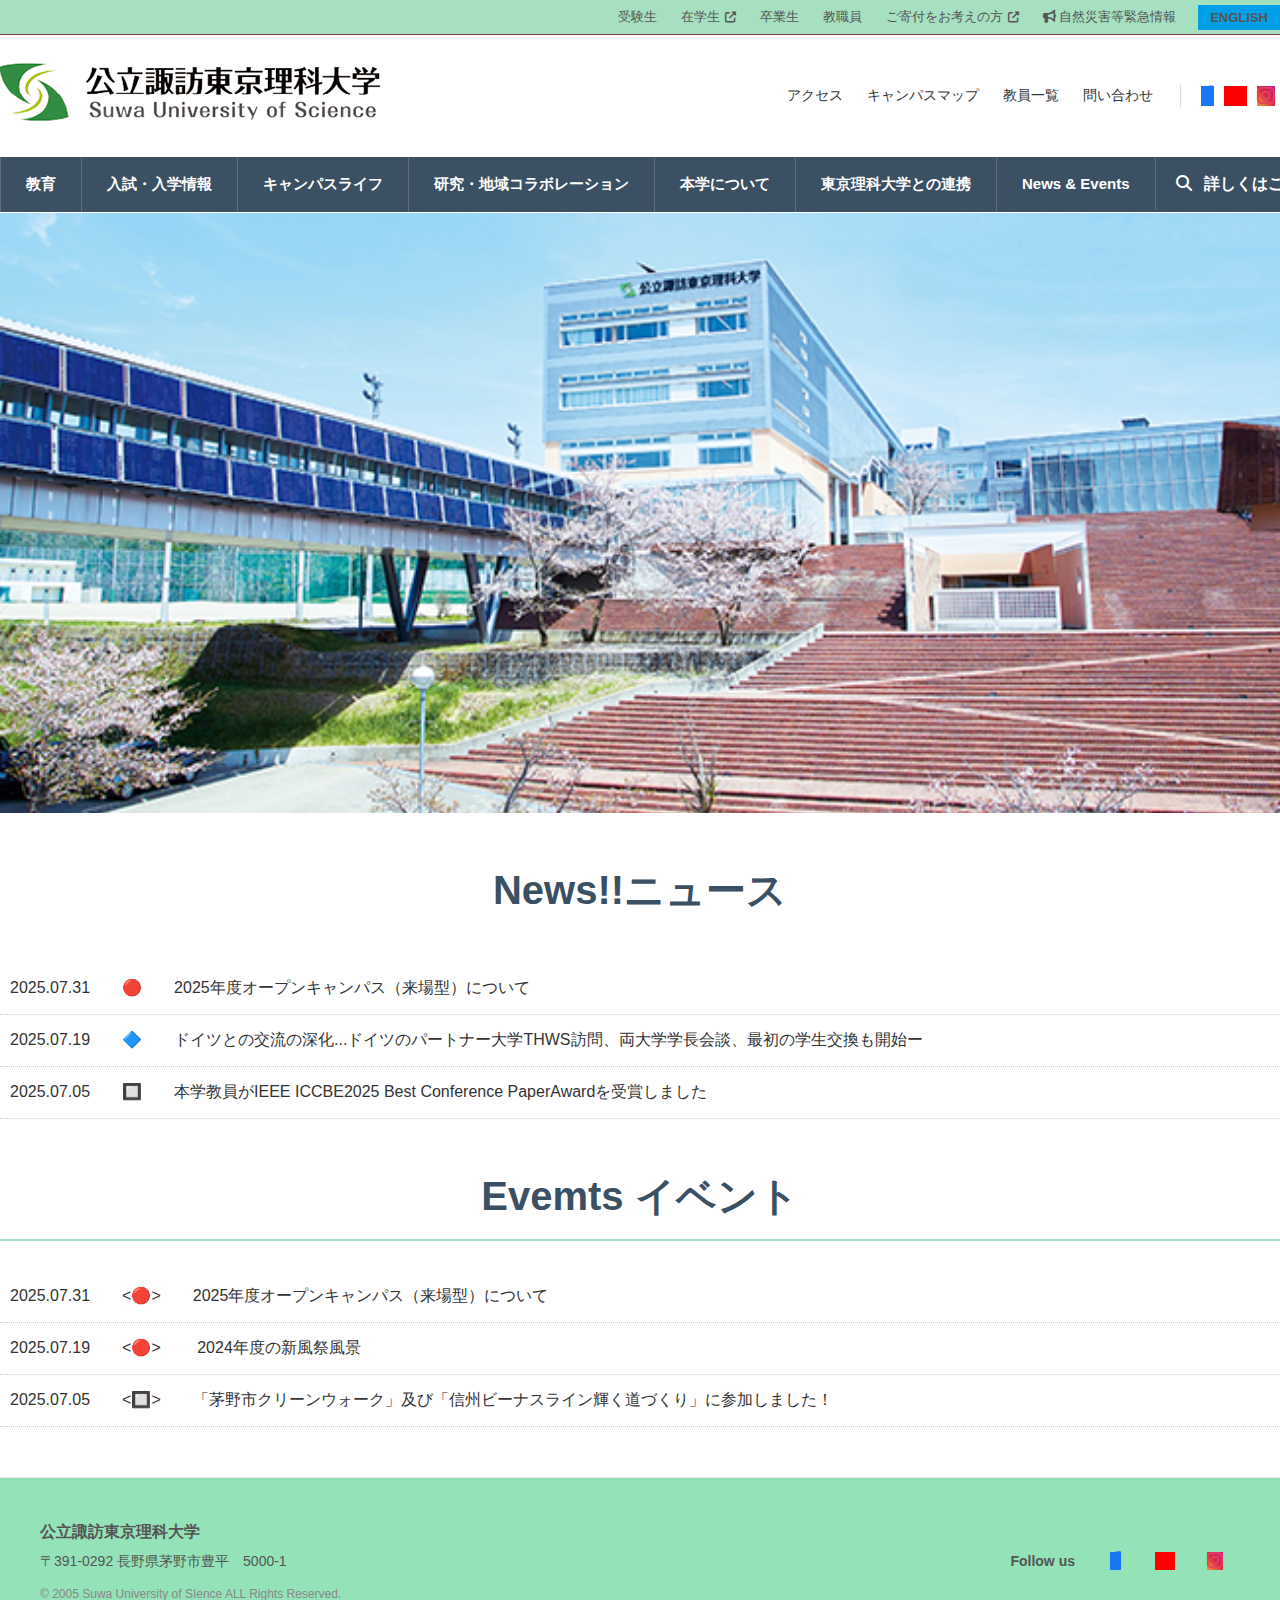
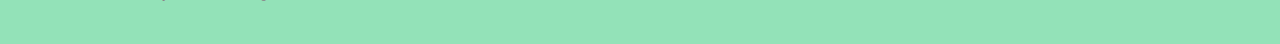
<file: saishuukadai/index.html>
<!DOCTYPE html>
<html lang="ja">
<head>
    <meta charset="UTF-8">
    <meta name="viewport" content="width=device-width, initial-scale=1.0">
    <title>公立諏訪東京理科大学</title>
    
  
    <link rel="stylesheet" href="CSS/style.css">
    
    <link rel="stylesheet" href="https://cdnjs.cloudflare.com/ajax/libs/font-awesome/6.4.0/css/all.min.css">
</head>
<body>

    <header class="site-header">

        <div class="header-top-bar">
            <div class="container top-bar-inner">
                <nav class="target-nav">
                    <ul>
                        
                    </ul>
                </nav>
                <div class="top-right-nav">
                    <ul>
                        <li><a href="https://www.sus.ac.jp/purpose/jukensei/">受験生</a></li>
                        <li><a href="https://www.sus.ac.jp/purpose/zaigakusei/" class="external-link">在学生</a></li>
                        <li><a href="https://www.sus.ac.jp/purpose/sotugyousei/">卒業生</a></li>
                        <li><a href="index3.html">教職員</a></li>
                        <li><a href="https://www.sus.ac.jp/donation/" class="external-link">ご寄付をお考えの方</a></li>
                        <li><a href="index1.html"><i class="fas fa-bullhorn"></i> 自然災害等緊急情報</a></li>
                        <li class="lang-btn"><a href="https://www.sus.ac.jp/en/">ENGLISH</a></li>
                    </ul>
                </div>
            </div>
        </div>

        <div class="header-main">
            <div class="container header-main-inner">
                <div class="logo-area">
                    <a href="index.html">
                               <div class="logo">
            <img src="img/154949.png" alt="suwarika Logo">
                             </div>
                    </a>
                </div>
                <div class="header-main-right">
                    <nav class="quick-links">
                        <ul>
                            <li><a href="https://www.sus.ac.jp/about/access/">アクセス</a></li>
                            <li><a href="https://www.sus.ac.jp/about/campusguide/">キャンパスマップ</a></li>
                            <li><a href="https://www.sus.ac.jp/professor/">教員一覧</a></li>
                            <li><a href="index2.html">問い合わせ</a></li>
                        </ul>
                    </nav>
                    <div class="social-links">
                        <a href=”https://www.facebook.com/suwarika/?locale=ja_JP" aria-label="Facebook"><i class="fab fa-facebook-f"></i></a>
              
                        <a href="https://www.youtube.com/user/suwatus" aria-label="YouTube"><i class="fab fa-youtube"></i></a>
                        <a href="https://www.instagram.com/explore/locations/435615299/gong-li-zou-fang-dong-jing-li-ke-da-xue/" aria-label="Instagram"><i class="fab fa-instagram"></i></a>
                    </div>
                </div>
            </div>
        </div>

        <!-- 3 -->
        <nav class="global-nav">
            <div class="container global-nav-inner">
                <div class="main-menu">
                    <ul>
                        <li><a href="https://www.sus.ac.jp/academics/">教育</a></li>
                        <li><a href="https://www.sus.ac.jp/admissions/">入試・入学情報</a></li>
                        <li><a href="https://www.sus.ac.jp/campuslife/">キャンパスライフ</a></li>
                        <li><a href="https://www.sus.ac.jp/campuslife/">研究・地域コラボレーション</a></li>
                        <li><a href="https://www.sus.ac.jp/about/">本学について</a></li>
                        <li><a href="https://www.sus.ac.jp/collabo/">東京理科大学との連携</a></li>
                        <li><a href="https://www.sus.ac.jp/#all">News & Events</a></li>
                    </ul>
                </div>
                <div class="search-area">
                    <a href="https://www.sus.ac.jp/">
                        <i class="fas fa-search"></i>
                        <span>詳しくはこちら</span>
                    </a>
                </div>
            </div>
        </nav>
    </header>


</body>
</html>

    <main>
        <div class="hero-section">
            <div class="slideshow-container">
                <img src="img/01l.png" alt="スライド画像1" class="slide-image is-active">
                <img src="img/06.png" alt="スライド画像2" class="slide-image">
                <img src="img/05.jpg" alt="スライド画像3" class="slide-image">
                <img src="img/03.jpg" alt="スライド画像4" class="slide-image">
                <img src="img/02.jpg" alt="スライド画像5" class="slide-image">
                <img src="img/04.jpg" alt="スライド画像5" class="slide-image">
            </div>
        </div>
            <section class="hero">
                
            </section>

            <section class="news">
                <h3>News!!ニュース</h3>
                <ul>
                   </ul>
            </section>
        
            <section class="event">
                <h3>Evemts イベント </h3>
                <ul>
                    <li><a href="https://www.sus.ac.jp/topics/20250731-2/">2025.07.31<span>　　<🔴>　　</span>2025年度オープンキャンパス（来場型）について</a></li>
                    <li><a href="https://www.sus.ac.jp/topics/20241030-1/">2025.07.19<span>　　<🔴> 　　</span>2024年度の新風祭風景</a></li>
                    <li><a href=https://www.sus.ac.jp/topics/20250711-1/"">2025.07.05<span>　　<🔲>　　</span>「茅野市クリーンウォーク」及び「信州ビーナスライン輝く道づくり」に参加しました！</a></li>
                </ul>
            </section>



    </main>

    <footer>
<footer class="site-footer">
    <div class="footer-container">
        <div class="footer-info">
            <p class="university-name">公立諏訪東京理科大学</p>
            <address>〒391-0292 長野県茅野市豊平　5000-1 </address>
            <p class="copyright">© 2005 Suwa University of SIence ALL Rights Reserved.</p>
        </div>
        <div class="footer-social">
            <p>Follow us</p>
            <div class="social-icons">
                <a href=https://www.facebook.com/suwarika/?locale"" aria-label="Facebook" class="social-icon"><i class="fab fa-facebook-f"></i></a>
                <a href="https://www.youtube.com/user/suwatus" aria-label="YouTube" class="social-icon"><i class="fab fa-youtube"></i></a>
                <a href="https://www.instagram.com/explore/locations/435615299/gong-li-zou-fang-dong-jing-li-ke-da-xue/" aria-label="Instagram" class="social-icon"><i class="fab fa-instagram"></i></a>
            </div>

    </div>
</footer>






    </footer>

    <script src="js/script.js"></script>
</body>
</html>
</file>
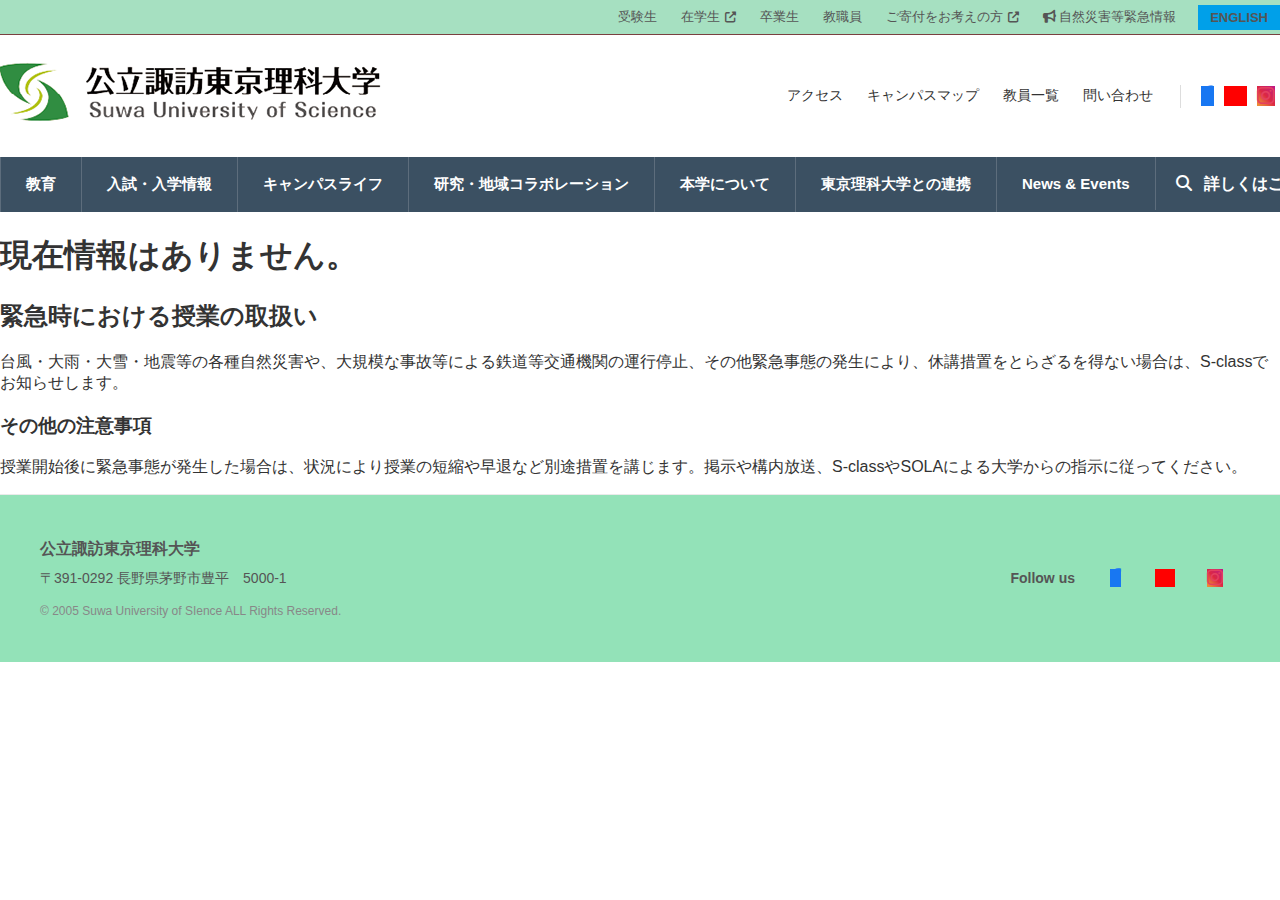
<file: saishuukadai/index1.html>
<!DOCTYPE html>
<html lang="ja">
<head>
    <meta charset="UTF-8">
    <meta name="viewport" content="width=device-width, initial-scale=1.0">
    <title>公立諏訪東京理科大学</title>
    
  
    <link rel="stylesheet" href="CSS/style.css">
    
    <link rel="stylesheet" href="https://cdnjs.cloudflare.com/ajax/libs/font-awesome/6.4.0/css/all.min.css">
</head>
<body>

    <header class="site-header">

        <div class="header-top-bar">
            <div class="container top-bar-inner">
                <nav class="target-nav">
                    <ul>
                        
                    </ul>
                </nav>
                <div class="top-right-nav">
                    <ul>
                        <li><a href="https://www.sus.ac.jp/purpose/jukensei/">受験生</a></li>
                        <li><a href="https://www.sus.ac.jp/purpose/zaigakusei/" class="external-link">在学生</a></li>
                        <li><a href="https://www.sus.ac.jp/purpose/sotugyousei/">卒業生</a></li>
                        <li><a href="https://sus.ex-tic.com/auth/session">教職員</a></li>
                        <li><a href="https://www.sus.ac.jp/donation/" class="external-link">ご寄付をお考えの方</a></li>
                        <li><a href="index1.html"><i class="fas fa-bullhorn"></i> 自然災害等緊急情報</a></li>
                        <li class="lang-btn"><a href="https://www.sus.ac.jp/en/">ENGLISH</a></li>
                    </ul>
                </div>
            </div>
        </div>

        <!-- メインヘッダー -->
        <div class="header-main">
            <div class="container header-main-inner">
                <div class="logo-area">
                    <a href="index.html">
                               <div class="logo">
            <img src="img/154949.png" alt="suwarika Logo">
                             </div>
                    </a>
                </div>
                <div class="header-main-right">
                    <nav class="quick-links">
                        <ul>
                            <li><a href="https://www.sus.ac.jp/about/access/">アクセス</a></li>
                            <li><a href="https://www.sus.ac.jp/about/campusguide/">キャンパスマップ</a></li>
                            <li><a href="https://www.sus.ac.jp/professor/">教員一覧</a></li>
                            <li><a href="https://www.sus.ac.jp/contact/">問い合わせ</a></li>
                        </ul>
                    </nav>
                    <div class="social-links">
                        <a href=”https://www.facebook.com/suwarika/?locale=ja_JP" aria-label="Facebook"><i class="fab fa-facebook-f"></i></a>
              
                        <a href="https://www.youtube.com/user/suwatus" aria-label="YouTube"><i class="fab fa-youtube"></i></a>
                        <a href="https://www.instagram.com/explore/locations/435615299/gong-li-zou-fang-dong-jing-li-ke-da-xue/" aria-label="Instagram"><i class="fab fa-instagram"></i></a>
                    </div>
                </div>
            </div>
        </div>

        <!-- 3 -->
        <nav class="global-nav">
            <div class="container global-nav-inner">
                <div class="main-menu">
                    <ul>
                        <li><a href="https://www.sus.ac.jp/academics/">教育</a></li>
                        <li><a href="https://www.sus.ac.jp/admissions/">入試・入学情報</a></li>
                        <li><a href="https://www.sus.ac.jp/campuslife/">キャンパスライフ</a></li>
                        <li><a href="https://www.sus.ac.jp/campuslife/">研究・地域コラボレーション</a></li>
                        <li><a href="https://www.sus.ac.jp/about/">本学について</a></li>
                        <li><a href="https://www.sus.ac.jp/collabo/">東京理科大学との連携</a></li>
                        <li><a href="https://www.sus.ac.jp/#all">News & Events</a></li>
                    </ul>
                </div>
                <div class="search-area">
                    <a href="https://www.sus.ac.jp/">
                        <i class="fas fa-search"></i>
                        <span>詳しくはこちら</span>
                    </a>
                </div>
            </div>
        </nav>
    </header>


</body>
</html>

    
          
<h1>現在情報はありません。
</h1>

<h2>緊急時における授業の取扱い</h2>
<p>台風・大雨・大雪・地震等の各種自然災害や、大規模な事故等による鉄道等交通機関の運行停止、その他緊急事態の発生により、休講措置をとらざるを得ない場合は、S-classでお知らせします。</p>

<h3>その他の注意事項</h3>

<p>授業開始後に緊急事態が発生した場合は、状況により授業の短縮や早退など別途措置を講じます。掲示や構内放送、S-classやSOLAによる大学からの指示に従ってください。
</p>



    <footer>
<footer class="site-footer">
    <div class="footer-container">
        <div class="footer-info">
            <p class="university-name">公立諏訪東京理科大学</p>
            <address>〒391-0292 長野県茅野市豊平　5000-1 </address>
            <p class="copyright">© 2005 Suwa University of SIence ALL Rights Reserved.</p>
        </div>
        <div class="footer-social">
            <p>Follow us</p>
            <div class="social-icons">
                <a href=https://www.facebook.com/suwarika/?locale"" aria-label="Facebook" class="social-icon"><i class="fab fa-facebook-f"></i></a>
                <a href="https://www.youtube.com/user/suwatus" aria-label="YouTube" class="social-icon"><i class="fab fa-youtube"></i></a>
                <a href="https://www.instagram.com/explore/locations/435615299/gong-li-zou-fang-dong-jing-li-ke-da-xue/" aria-label="Instagram" class="social-icon"><i class="fab fa-instagram"></i></a>
            </div>

    </div>
</footer>






    </footer>

    <script src="js/script.js"></script>
</body>
</html>
</file>
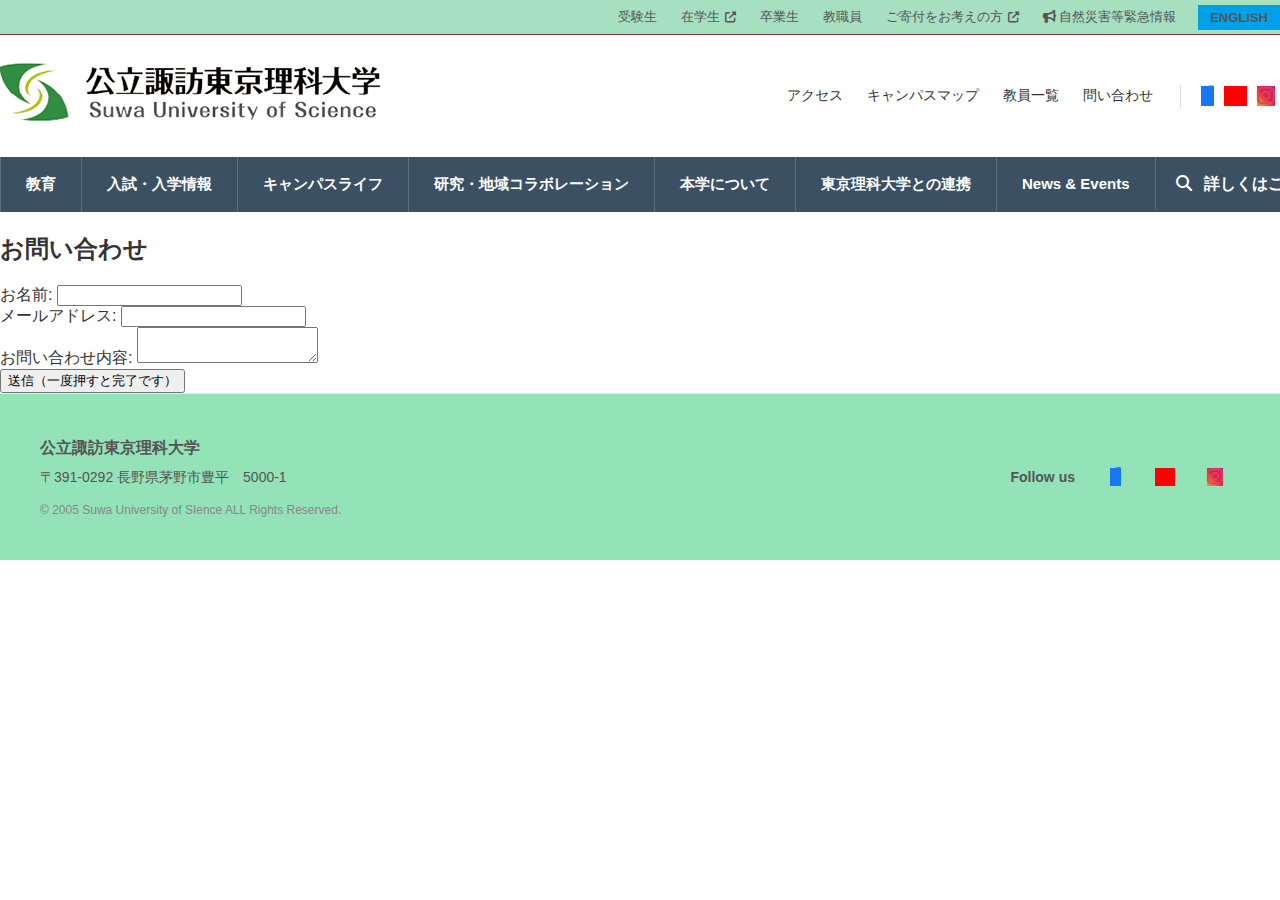
<file: saishuukadai/index2.html>
<!DOCTYPE html>
<html lang="ja">
<head>
    <meta charset="UTF-8">
    <meta name="viewport" content="width=device-width, initial-scale=1.0">
    <title>公立諏訪東京理科大学</title>
    
  
    <link rel="stylesheet" href="CSS/style.css">
    
    <link rel="stylesheet" href="https://cdnjs.cloudflare.com/ajax/libs/font-awesome/6.4.0/css/all.min.css">
</head>
<body>

    <header class="site-header">

        <div class="header-top-bar">
            <div class="container top-bar-inner">
                <nav class="target-nav">
                    <ul>
                        
                    </ul>
                </nav>
                <div class="top-right-nav">
                    <ul>
                        <li><a href="https://www.sus.ac.jp/purpose/jukensei/">受験生</a></li>
                        <li><a href="https://www.sus.ac.jp/purpose/zaigakusei/" class="external-link">在学生</a></li>
                        <li><a href="https://www.sus.ac.jp/purpose/sotugyousei/">卒業生</a></li>
                        <li><a href="https://sus.ex-tic.com/auth/session">教職員</a></li>
                        <li><a href="https://www.sus.ac.jp/donation/" class="external-link">ご寄付をお考えの方</a></li>
                        <li><a href="index1.html"><i class="fas fa-bullhorn"></i> 自然災害等緊急情報</a></li>
                        <li class="lang-btn"><a href="https://www.sus.ac.jp/en/">ENGLISH</a></li>
                    </ul>
                </div>
            </div>
        </div>

        <!-- メインヘッダー -->
        <div class="header-main">
            <div class="container header-main-inner">
                <div class="logo-area">
                    <a href="index.html">
                               <div class="logo">
            <img src="img/154949.png" alt="suwarika Logo">
                             </div>
                    </a>
                </div>
                <div class="header-main-right">
                    <nav class="quick-links">
                        <ul>
                            <li><a href="https://www.sus.ac.jp/about/access/">アクセス</a></li>
                            <li><a href="https://www.sus.ac.jp/about/campusguide/">キャンパスマップ</a></li>
                            <li><a href="https://www.sus.ac.jp/professor/">教員一覧</a></li>
                            <li><a href="https://www.sus.ac.jp/contact/">問い合わせ</a></li>
                        
                        </ul>
                    </nav>
                    <div class="social-links">
                        <a href=”https://www.facebook.com/suwarika/?locale=ja_JP" aria-label="Facebook"><i class="fab fa-facebook-f"></i></a>
              
                        <a href="https://www.youtube.com/user/suwatus" aria-label="YouTube"><i class="fab fa-youtube"></i></a>
                        <a href="https://www.instagram.com/explore/locations/435615299/gong-li-zou-fang-dong-jing-li-ke-da-xue/" aria-label="Instagram"><i class="fab fa-instagram"></i></a>
                    </div>
                </div>
            </div>
        </div>

        <!-- 3 -->
        <nav class="global-nav">
            <div class="container global-nav-inner">
                <div class="main-menu">
                    <ul>
                        <li><a href="https://www.sus.ac.jp/academics/">教育</a></li>
                        <li><a href="https://www.sus.ac.jp/admissions/">入試・入学情報</a></li>
                        <li><a href="https://www.sus.ac.jp/campuslife/">キャンパスライフ</a></li>
                        <li><a href="https://www.sus.ac.jp/campuslife/">研究・地域コラボレーション</a></li>
                        <li><a href="https://www.sus.ac.jp/about/">本学について</a></li>
                        <li><a href="https://www.sus.ac.jp/collabo/">東京理科大学との連携</a></li>
                        <li><a href="https://www.sus.ac.jp/#all">News & Events</a></li>
                    </ul>
                </div>
                <div class="search-area">
                    <a href="https://www.sus.ac.jp/">
                        <i class="fas fa-search"></i>
                        <span>詳しくはこちら</span>
                    </a>
                </div>
            </div>
        </nav>
    </header>


</body>
</html>


<main>
  <h2>お問い合わせ</h2>
  <form action="#" method="post">
    <div>
      <label for="name">お名前:</label>
      <input type="text" id="name" name="user_name">
    </div>
    <div>
      <label for="mail">メールアドレス:</label>
      <input type="email" id="mail" name="user_email">
    </div>
    <div>
      <label for="msg">お問い合わせ内容:</label>
      <textarea id="msg" name="user_message"></textarea>
    </div>
    <div class="button">
      <button type="submit">送信（一度押すと完了です）</button>
    </div>
  </form>
</main>

    <footer>
<footer class="site-footer">
    <div class="footer-container">
        <div class="footer-info">
            <p class="university-name">公立諏訪東京理科大学</p>
            <address>〒391-0292 長野県茅野市豊平　5000-1 </address>
            <p class="copyright">© 2005 Suwa University of SIence ALL Rights Reserved.</p>
        </div>
        <div class="footer-social">
            <p>Follow us</p>
            <div class="social-icons">
                <a href="https://www.facebook.com/suwarika/?locale" aria-label="Facebook" class="social-icon"><i class="fab fa-facebook-f"></i></a>
                <a href="https://www.youtube.com/user/suwatus" aria-label="YouTube" class="social-icon"><i class="fab fa-youtube"></i></a>
                <a href="https://www.instagram.com/explore/locations/435615299/gong-li-zou-fang-dong-jing-li-ke-da-xue/" aria-label="Instagram" class="social-icon"><i class="fab fa-instagram"></i></a>
            </div>

    </div>
</footer>
</file>
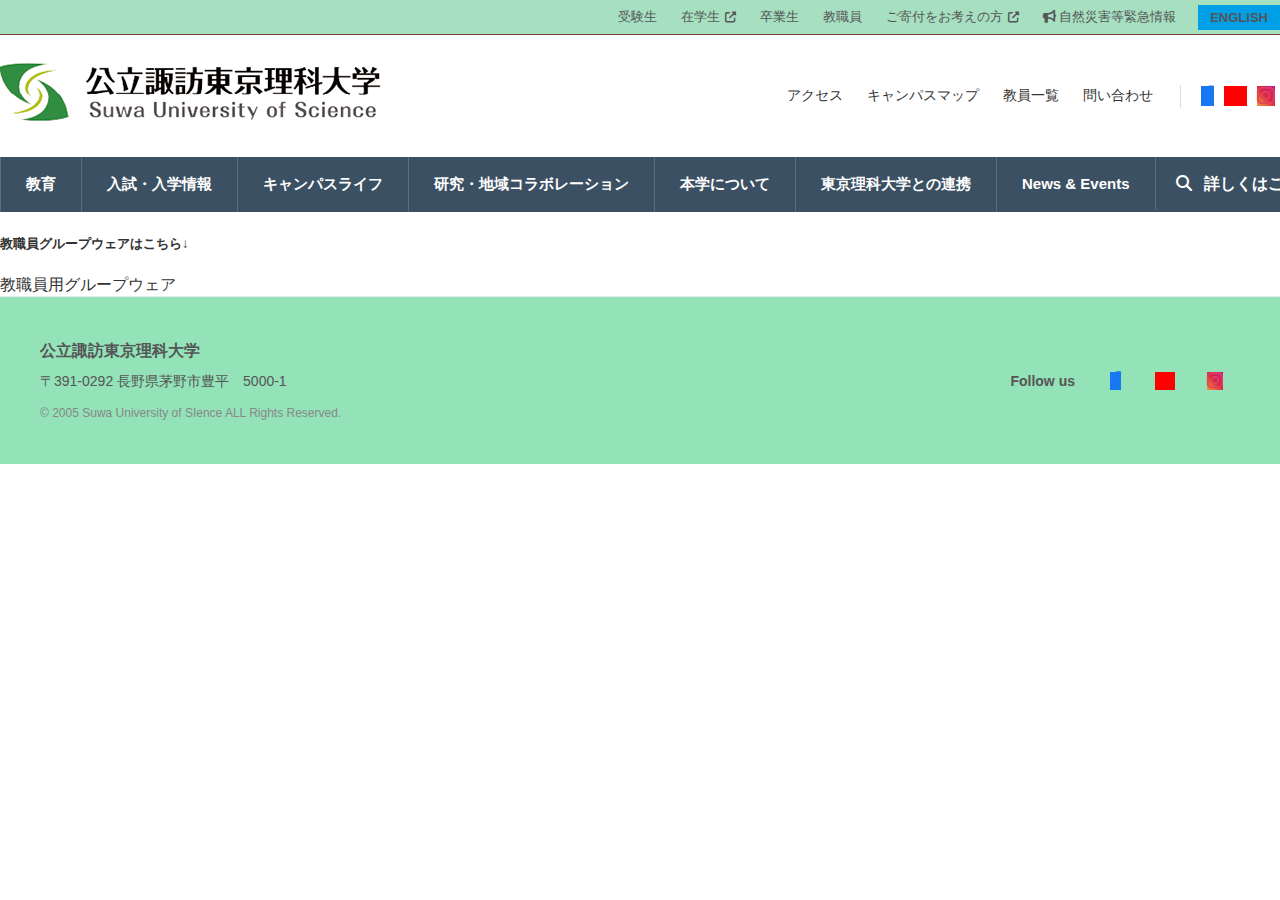
<file: saishuukadai/index3.html>
<!DOCTYPE html>
<html lang="ja">
<head>
    <meta charset="UTF-8">
    <meta name="viewport" content="width=device-width, initial-scale=1.0">
    <title>公立諏訪東京理科大学</title>
    
  
    <link rel="stylesheet" href="CSS/style.css">
    
    <link rel="stylesheet" href="https://cdnjs.cloudflare.com/ajax/libs/font-awesome/6.4.0/css/all.min.css">
</head>
<body>

    <header class="site-header">

        <div class="header-top-bar">
            <div class="container top-bar-inner">
                <nav class="target-nav">
                    <ul>
                        
                    </ul>
                </nav>
                <div class="top-right-nav">
                    <ul>
                        <li><a href="https://www.sus.ac.jp/purpose/jukensei/">受験生</a></li>
                        <li><a href="https://www.sus.ac.jp/purpose/zaigakusei/" class="external-link">在学生</a></li>
                        <li><a href="https://www.sus.ac.jp/purpose/sotugyousei/">卒業生</a></li>
                        <li><a href="https://sus.ex-tic.com/auth/session">教職員</a></li>
                        <li><a href="https://www.sus.ac.jp/donation/" class="external-link">ご寄付をお考えの方</a></li>
                        <li><a href="index1.html"><i class="fas fa-bullhorn"></i> 自然災害等緊急情報</a></li>
                        <li class="lang-btn"><a href="https://www.sus.ac.jp/en/">ENGLISH</a></li>
                    </ul>
                </div>
            </div>
        </div>

        <!-- メインヘッダー -->
        <div class="header-main">
            <div class="container header-main-inner">
                <div class="logo-area">
                    <a href="index.html">
                               <div class="logo">
            <img src="img/154949.png" alt="suwarika Logo">
                             </div>
                    </a>
                </div>
                <div class="header-main-right">
                    <nav class="quick-links">
                        <ul>
                            <li><a href="https://www.sus.ac.jp/about/access/">アクセス</a></li>
                            <li><a href="https://www.sus.ac.jp/about/campusguide/">キャンパスマップ</a></li>
                            <li><a href="https://www.sus.ac.jp/professor/">教員一覧</a></li>
                            <li><a href="https://www.sus.ac.jp/contact/">問い合わせ</a></li>
                        
                        </ul>
                    </nav>
                    <div class="social-links">
                        <a href=”https://www.facebook.com/suwarika/?locale=ja_JP" aria-label="Facebook"><i class="fab fa-facebook-f"></i></a>
              
                        <a href="https://www.youtube.com/user/suwatus" aria-label="YouTube"><i class="fab fa-youtube"></i></a>
                        <a href="https://www.instagram.com/explore/locations/435615299/gong-li-zou-fang-dong-jing-li-ke-da-xue/" aria-label="Instagram"><i class="fab fa-instagram"></i></a>
                    </div>
                </div>
            </div>
        </div>

        <!-- 3 -->
        <nav class="global-nav">
            <div class="container global-nav-inner">
                <div class="main-menu">
                    <ul>
                        <li><a href="https://www.sus.ac.jp/academics/">教育</a></li>
                        <li><a href="https://www.sus.ac.jp/admissions/">入試・入学情報</a></li>
                        <li><a href="https://www.sus.ac.jp/campuslife/">キャンパスライフ</a></li>
                        <li><a href="https://www.sus.ac.jp/campuslife/">研究・地域コラボレーション</a></li>
                        <li><a href="https://www.sus.ac.jp/about/">本学について</a></li>
                        <li><a href="https://www.sus.ac.jp/collabo/">東京理科大学との連携</a></li>
                        <li><a href="https://www.sus.ac.jp/#all">News & Events</a></li>
                    </ul>
                </div>
                <div class="search-area">
                    <a href="https://www.sus.ac.jp/">
                        <i class="fas fa-search"></i>
                        <span>詳しくはこちら</span>
                    </a>
                </div>
            </div>
        </nav>
    </header>


</body>
</html>

<h5>教職員グループウェアはこちら↓</h5>
                        <li><a href="https://sus.ex-tic.com/auth/session">教職員用グループウェア</a></li>

    <footer>
<footer class="site-footer">
    <div class="footer-container">
        <div class="footer-info">
            <p class="university-name">公立諏訪東京理科大学</p>
            <address>〒391-0292 長野県茅野市豊平　5000-1 </address>
            <p class="copyright">© 2005 Suwa University of SIence ALL Rights Reserved.</p>
        </div>
        <div class="footer-social">
            <p>Follow us</p>
            <div class="social-icons">
                <a href="https://www.facebook.com/suwarika/?locale" aria-label="Facebook" class="social-icon"><i class="fab fa-facebook-f"></i></a>
                <a href="https://www.youtube.com/user/suwatus" aria-label="YouTube" class="social-icon"><i class="fab fa-youtube"></i></a>
                <a href="https://www.instagram.com/explore/locations/435615299/gong-li-zou-fang-dong-jing-li-ke-da-xue/" aria-label="Instagram" class="social-icon"><i class="fab fa-instagram"></i></a>
            </div>

    </div>
</footer>






    </footer>

    <script src="js/script.js"></script>
</body>
</html>
</file>
<file: saishuukadai/CSS/style.css>
body {
    margin: 0;
    font-family: 'Helvetica Neue', Arial, 'Hiragino Kaku Gothic ProN', 'Hiragino Sans', Meiryo, sans-serif;
    color: #333;
}
a { 
    text-decoration: none; 
    color: inherit; 
}
ul { 
    list-style: none; 
    margin: 0; 
    padding: 0; 
}　
.container {
    max-width: 1200px;
    margin: 0 auto;
    padding: 0 20px;
}
.site-header {
    width: 100%;
    border-bottom: 1px solid #ffffff;
}

.header-top-bar {
    background-color: #a6e0c1;
    border-bottom: 1px solid #794040;
    padding: 8px 0;
    font-size: 13px;
}
.top-bar-inner {
    display: flex;
    justify-content: space-between;
    align-items: center;
}
.target-nav ul, .top-right-nav ul {
    display: flex;
    align-items: center;
}
.target-nav li a, .top-right-nav li a {
    padding: 5px 12px;
    color: #555;
    transition: color 0.3s;
}
.target-nav li a:hover, .top-right-nav li a:hover {
    color: #000;
}
.lang-btn a {
    background-color: #00a0e9;
    color: white;
    padding: 8px 20px;
    font-weight: bold;
    margin-left: 10px;
    transition: background-color 0.3s;
}
.lang-btn a:hover {
    background-color: #007bb5;
}
.external-link::after {
    content: '\f35d'; 
    font-family: 'Font Awesome 6 Free';
    font-weight: 900;
    margin-left: 5px;
    font-size: 11px;
}

.header-main {
    padding: 20px 0;
}
.header-main-inner {
    display: flex;
    justify-content: space-between;
    align-items: center;
}
.logo-area > a {
    display: flex;
    align-items: center;
}
.logo-image { 
    height: 45px; 
    margin-right: 15px; 
}
.logo-text { 
    display: flex; 
    flex-direction: column; 
}
.university-name { 
    font-size: 1.2em; 
    font-weight: bold; 
    color: #555; 
}
.campus-name { 
    font-size: 1.1em; 
    color: #555; 
}

.header-main-right {
    display: flex;
    align-items: center;
}
.quick-links ul {
    display: flex;
    font-size: 14px;
}
.quick-links li a {
    padding: 5px 12px;
}
.social-links {
    display: flex;
    margin-left: 15px;
    border-left: 1px solid #ddd;
    padding-left: 15px;
}
.social-links a {
    margin: 0 5px;
    font-size: 20px; 
}
.fa-facebook-f { color: #1877f2; }
.fa-twitter { color: #1da1f2; }
.fa-youtube { color: #ff0000; }
.fa-instagram { color: #e4405f; }

.global-nav {
    background-color: #3b5062;
    color: white;
}
.global-nav-inner {
    display: flex;
    white-space: nowrap;
    justify-content: flex-start; 
    align-items: center;
 padding-left: 0 !important;
    margin-left: 0 !important;
}

.main-menu ul {
    display: flex;
    list-style: none;
    white-space: nowrap; 
    padding: 0 !important;
    margin: 0 !important;
}

.main-menu li a {
    display: block;
    padding: 18px 25px;
    font-weight: bold;
    font-size: 15px;
    border-right: 1px solid #5d6d7c;
    transition: background-color 0.3s;
}
.main-menu li:first-child a {
    border-left: 1px solid #5d6d7c;
}
.main-menu li a:hover {
    background-color: #4a657c;
}
.search-area {
    padding: 0 20px;
}
.search-area a {
    font-weight: bold;
}
.search-area i {
    margin-right: 8px;
}


.hero-section {
    position: relative;
    width: 100%;
    height: 600px; 
    overflow: hidden; 
    background-color: #ccc; 
}

.slideshow-container {
    position: absolute;
    top: 0;
    left: 0;
    width: 100%;
    height: 100%;
}

.slide-image {
    position: absolute;
    top: 0;
    left: 0;
    width: 100%;
    height: 100%;
    object-fit: cover; 
    opacity: 0; 
    transition: opacity 2.0s ease-in-out; }

.slide-image.is-active {
    opacity: 1;
}

.news {
    margin-top: 50px;  
    margin-bottom: 50px; 
}

.news h3 {
    font-size: 2.5em;        
    text-align: center;   
    margin-bottom: 30px;     
    color: #3b5062;          
    padding-bottom: 15px;   
}


.news ul {
    list-style: none;
    padding: 0;
}

.news li {
    border-bottom: 1px dotted #ccc;
}

.news li a {
    display: block; 
    padding: 15px 10px;
    color: #333;
    text-decoration: none;
    transition: background-color 0.3s;
}

.news li a:hover {
    background-color: #f4f4f4; 
}


.event {
    margin-top: 50px;    
    margin-bottom: 50px; 
}

.event h3 {
    font-size: 2.5em;        
    text-align: center;     
    margin-bottom: 30px;    
    color: #3b5062;         
    border-bottom: 2px solid #a6e0c1; 
    padding-bottom: 15px;    
}
.event ul {
    list-style: none;
    padding: 0;
}

.event li {
    border-bottom: 1px dotted #ccc;
}

.event li a {
    display: block; 
    padding: 15px 10px;
    color: #333;
    text-decoration: none;
    transition: background-color 0.3s;
}

.event li a:hover {
    background-color: #e8e8e8; 
}


.site-footer {
    background-color: #93e2b8; 
    padding: 40px 0;
    border-top: 1px solid #eaeaea;
    font-size: 14px;
    color: #555;
}

.footer-container {
    max-width: 1200px;
    margin: 0 auto;
    padding: 0 20px;
    display: flex;
    justify-content: space-between; 
    align-items: center;
    flex-wrap: wrap; 
}


.footer-info {
    line-height: 1.7;
}

.footer-info .university-name {
    font-weight: bold;
    font-size: 16px;
    margin: 0;
}

.footer-info address {
    font-style: normal; 
    margin: 5px 0;
}

.footer-info .copyright {
    margin: 10px 0 0;
    font-size: 12px;
    color: #888;
}

.footer-social {
    display: flex;
    align-items: center;
}

.footer-social p {
    margin: 0 15px 0 0;
    font-weight: bold;
}

.social-icons {
    display: flex;
    align-items: center;
}

.social-icon {
    display: inline-block;
    width: 40px;
    height: 40px;
    line-height: 40px;
    text-align: center;
    border-radius: 50%;
    margin: 0 5px;
    color: #fff;
    font-size: 18px;
    transition: transform 0.3s;
}
.social-icon:hover {
    transform: scale(1.1);
}


.fa-facebook-f { background-color: #1877f2; }
.fa-twitter { background-color: #1da1f2; }
.fa-youtube { background-color: #ff0000; }
.fa-instagram { background: linear-gradient(45deg, #f09433, #e6683c, #dc2743, #cc2366, #bc1888); }


#back-to-top {
    position: fixed; 
    bottom: 20px;
    right: 20px;
    background-color: #555;
    color: #ffffff;
    width: 40px;
    height: 40px;
    text-align: center;
    line-height: 40px;
    border-radius: 50%;
    font-size: 16px;
    text-decoration: none;
    opacity: 0;
    visibility: hidden;
    transition: opacity 0.3s, visibility 0.3s;
    z-index: 1000;
}

#back-to-top.show {
    opacity: 1;
    visibility: visible;
}
</file>
